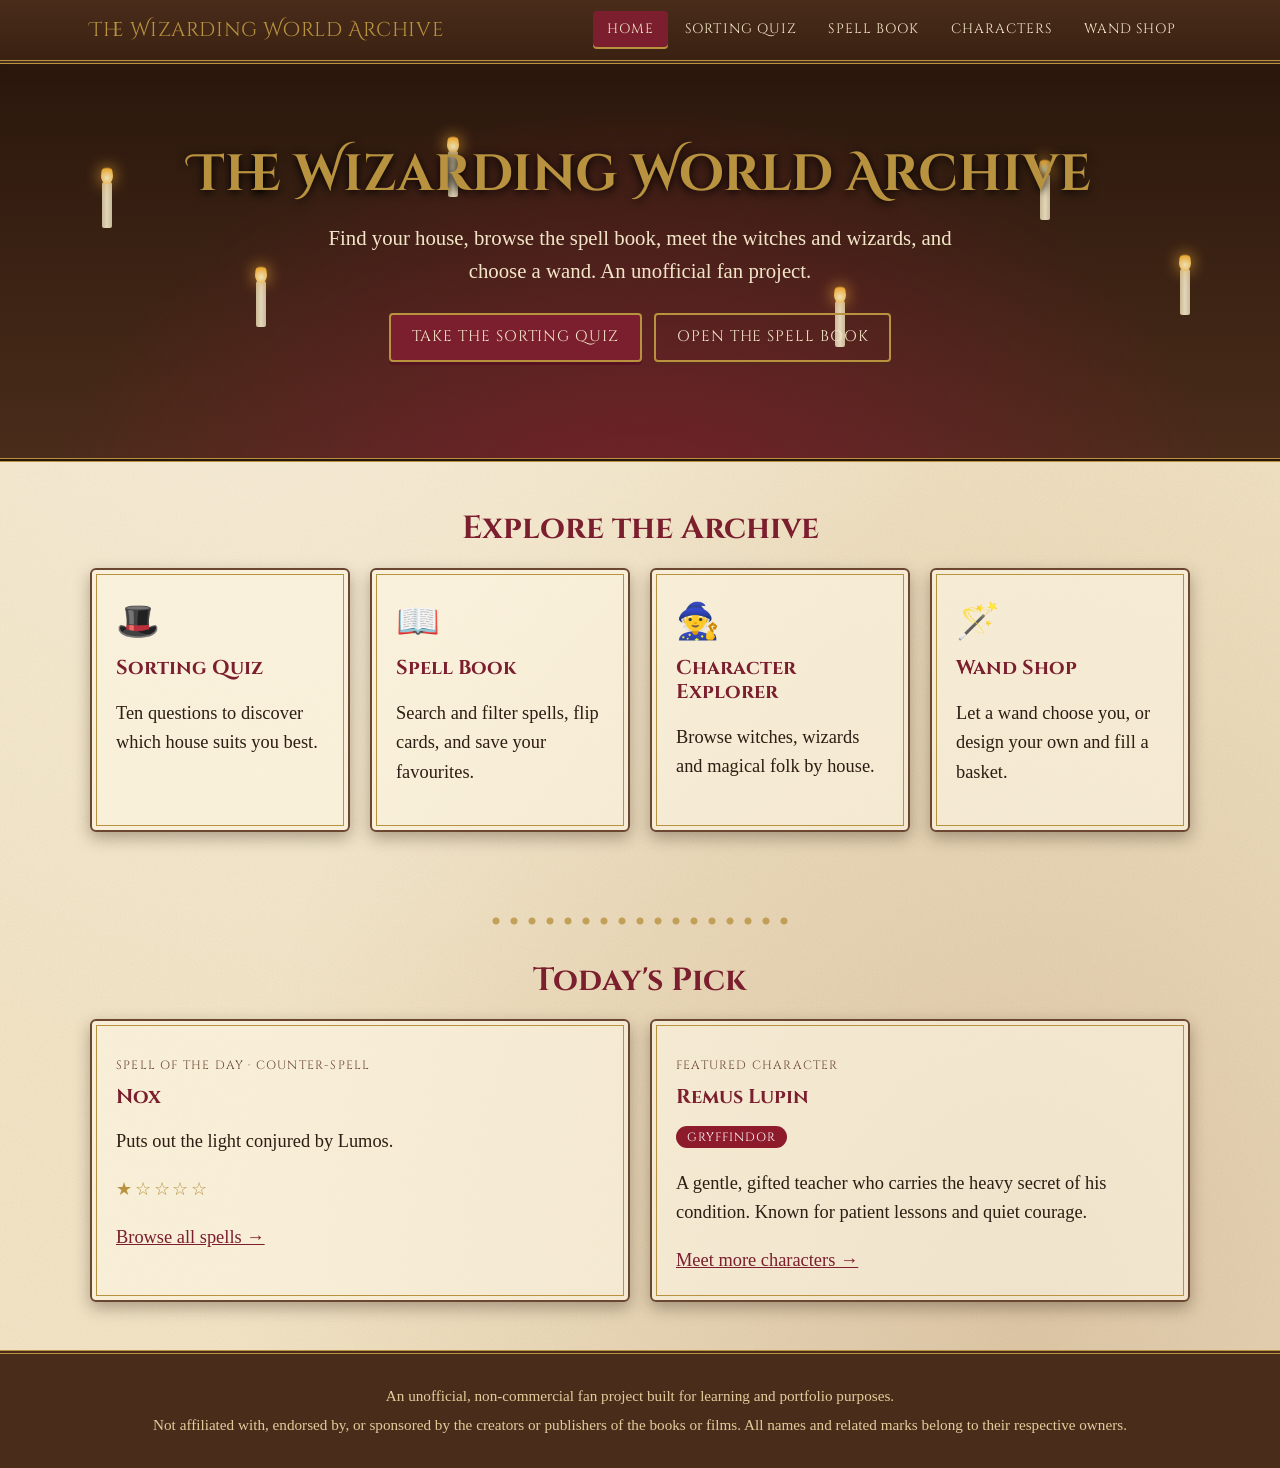
<file: index.html>
<!DOCTYPE html>
<html lang="en">
<head>
  <meta charset="utf-8">
  <meta name="viewport" content="width=device-width, initial-scale=1">
  <title>The Wizarding World Archive | Fan Project</title>
  <meta name="description" content="An unofficial fan-made wizarding world explorer: a house sorting quiz, spell book, character explorer and wand shop.">
  <link rel="preconnect" href="https://fonts.googleapis.com">
  <link rel="preconnect" href="https://fonts.gstatic.com" crossorigin>
  <link href="https://fonts.googleapis.com/css2?family=Cinzel+Decorative:wght@700&family=Cinzel:wght@500;700&family=IM+Fell+English:ital@0;1&display=swap" rel="stylesheet">
  <link rel="stylesheet" href="styles.css">
</head>
<body data-page="home">
  <a class="skip" href="#main">Skip to content</a>
  <header id="site-header"></header>

  <main id="main">
    <section class="hero" aria-labelledby="hero-title">
      <span class="candle" style="left:8%;top:30%;animation-delay:0s" aria-hidden="true"></span>
      <span class="candle" style="left:20%;top:55%;animation-delay:1.2s" aria-hidden="true"></span>
      <span class="candle" style="left:35%;top:22%;animation-delay:2.4s" aria-hidden="true"></span>
      <span class="candle" style="right:34%;top:60%;animation-delay:0.6s" aria-hidden="true"></span>
      <span class="candle" style="right:18%;top:28%;animation-delay:1.8s" aria-hidden="true"></span>
      <span class="candle" style="right:7%;top:52%;animation-delay:3s" aria-hidden="true"></span>
      <div class="content container">
        <h1 id="hero-title">The Wizarding World Archive</h1>
        <p>Find your house, browse the spell book, meet the witches and wizards, and choose a wand. An unofficial fan project.</p>
        <div class="actions">
          <a class="btn" href="quiz.html">Take the Sorting Quiz</a>
          <a class="btn secondary" href="spells.html">Open the Spell Book</a>
        </div>
        <p id="house-banner" class="muted" style="margin-top:1.5rem" hidden></p>
      </div>
    </section>

    <section class="section container" aria-labelledby="explore-title">
      <h2 id="explore-title" class="center">Explore the Archive</h2>
      <div class="grid">
        <a class="card feature-card" href="quiz.html">
          <span class="icon" aria-hidden="true">🎩</span>
          <h3>Sorting Quiz</h3>
          <p>Ten questions to discover which house suits you best.</p>
        </a>
        <a class="card feature-card" href="spells.html">
          <span class="icon" aria-hidden="true">📖</span>
          <h3>Spell Book</h3>
          <p>Search and filter spells, flip cards, and save your favourites.</p>
        </a>
        <a class="card feature-card" href="characters.html">
          <span class="icon" aria-hidden="true">🧙</span>
          <h3>Character Explorer</h3>
          <p>Browse witches, wizards and magical folk by house.</p>
        </a>
        <a class="card feature-card" href="wands.html">
          <span class="icon" aria-hidden="true">🪄</span>
          <h3>Wand Shop</h3>
          <p>Let a wand choose you, or design your own and fill a basket.</p>
        </a>
      </div>
    </section>

    <hr class="divider">

    <section class="section container" aria-labelledby="daily-title" style="padding-top:0">
      <h2 id="daily-title" class="center">Today's Pick</h2>
      <div class="grid" style="grid-template-columns:repeat(auto-fit,minmax(280px,1fr))">
        <article class="card" id="spell-of-day" aria-live="polite"></article>
        <article class="card" id="char-of-day" aria-live="polite"></article>
      </div>
    </section>
  </main>

  <footer id="site-footer"></footer>

  <script src="spells-data.js"></script>
  <script src="characters-data.js"></script>
  <script src="quiz-data.js"></script>
  <script src="main.js"></script>
  <script src="home.js"></script>
</body>
</html>
</file>
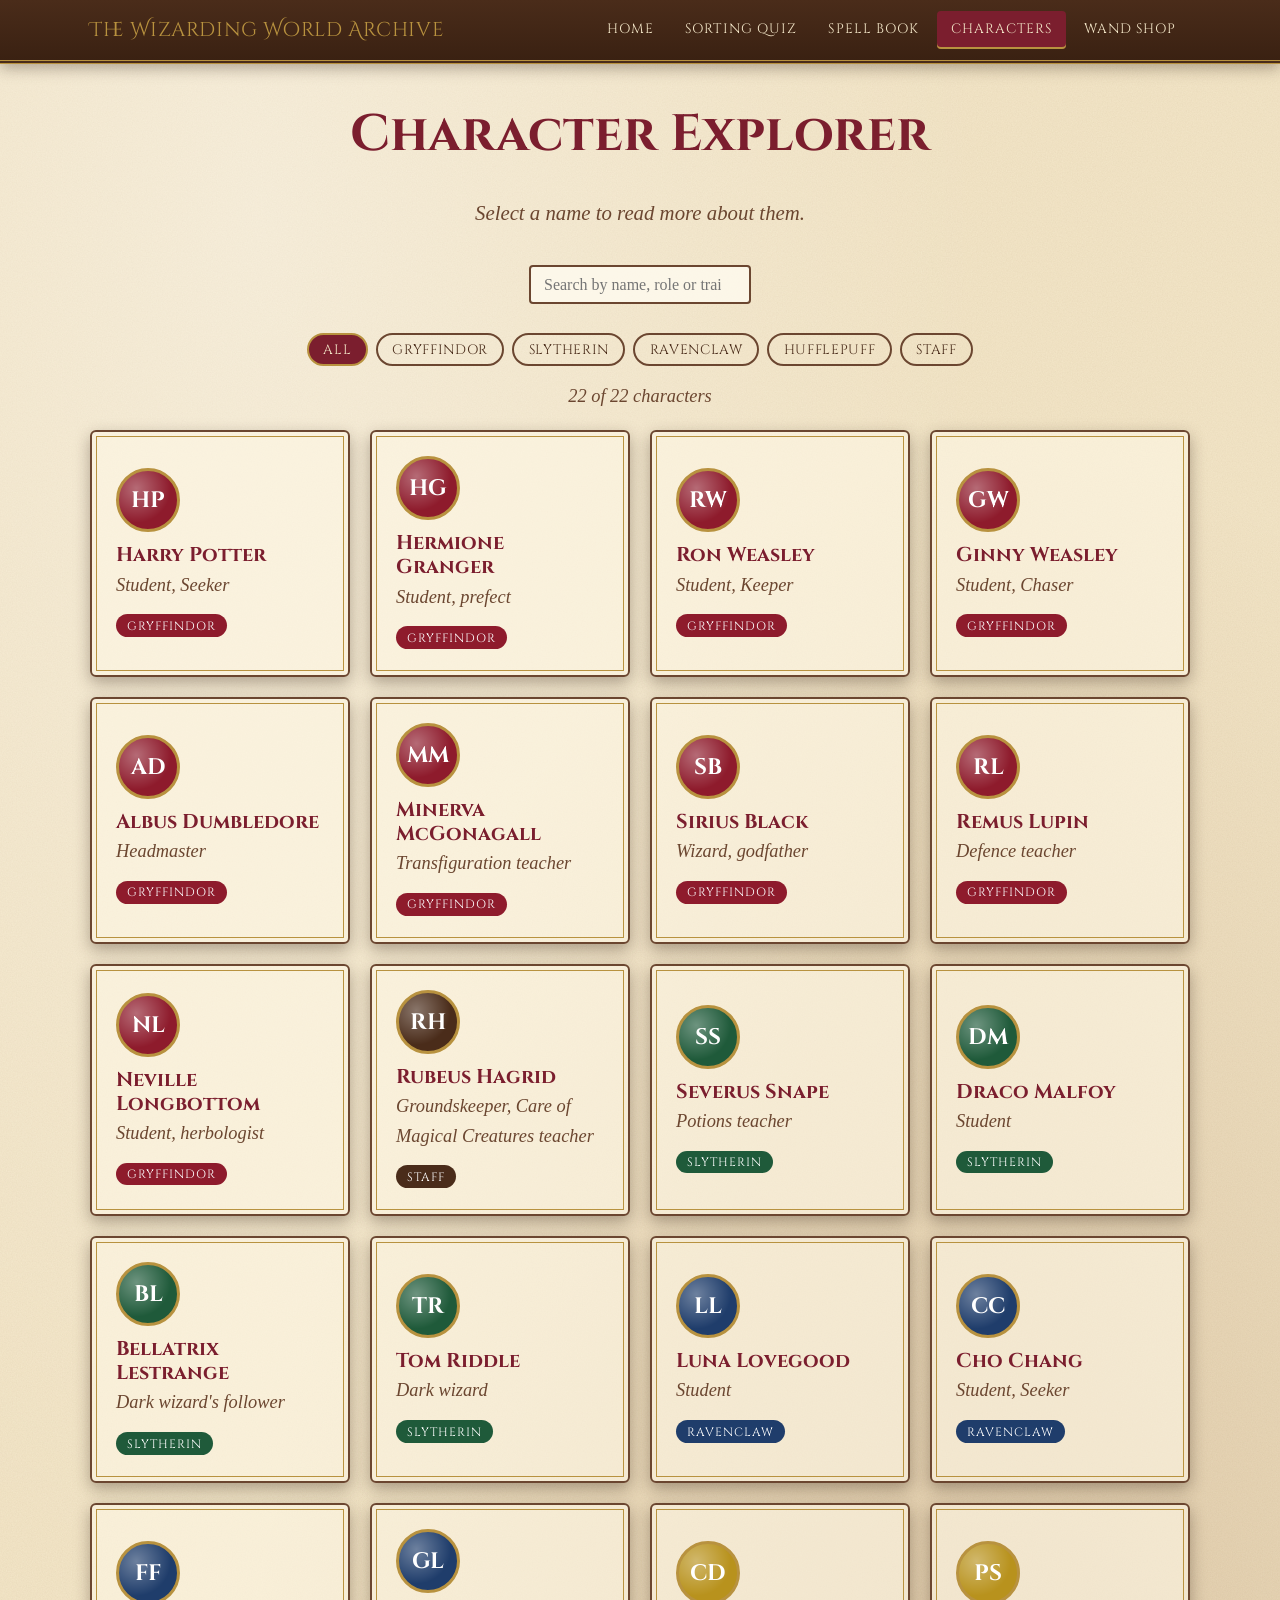
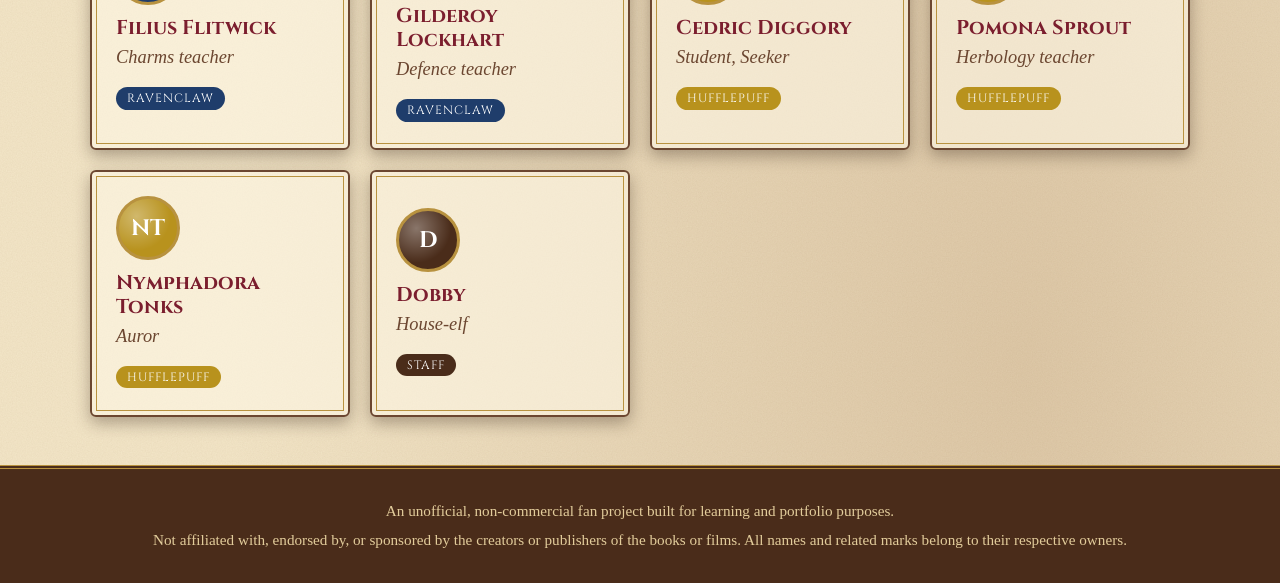
<file: characters.html>
<!DOCTYPE html>
<html lang="en">
<head>
  <meta charset="utf-8">
  <meta name="viewport" content="width=device-width, initial-scale=1">
  <title>Characters | The Wizarding World Archive</title>
  <meta name="description" content="Browse witches, wizards and magical folk, filtered by house.">
  <link rel="preconnect" href="https://fonts.googleapis.com">
  <link rel="preconnect" href="https://fonts.gstatic.com" crossorigin>
  <link href="https://fonts.googleapis.com/css2?family=Cinzel+Decorative:wght@700&family=Cinzel:wght@500;700&family=IM+Fell+English:ital@0;1&display=swap" rel="stylesheet">
  <link rel="stylesheet" href="styles.css">
</head>
<body data-page="characters">
  <a class="skip" href="#main">Skip to content</a>
  <header id="site-header"></header>

  <main id="main" class="container">
    <div class="page-head">
      <h1>Character Explorer</h1>
      <p class="lead">Select a name to read more about them.</p>
    </div>

    <div class="toolbar" role="search">
      <label class="visually-hidden" for="char-search">Search characters</label>
      <input type="search" id="char-search" placeholder="Search by name, role or trait…">
    </div>
    <div class="chips" id="house-chips" role="group" aria-label="Filter by house"></div>

    <p class="result-count" id="char-count" aria-live="polite" style="margin-top:1rem"></p>
    <div class="grid" id="char-grid"></div>
    <p class="empty" id="char-empty" hidden>No characters match. Try a different search or house.</p>
    <div style="height:3rem"></div>
  </main>

  <dialog class="modal" id="char-modal" aria-labelledby="modal-name">
    <button class="close" aria-label="Close" id="modal-close">×</button>
    <div id="modal-body"></div>
  </dialog>

  <footer id="site-footer"></footer>

  <script src="characters-data.js"></script>
  <script src="quiz-data.js"></script>
  <script src="main.js"></script>
  <script src="characters-page.js"></script>
</body>
</html>
</file>
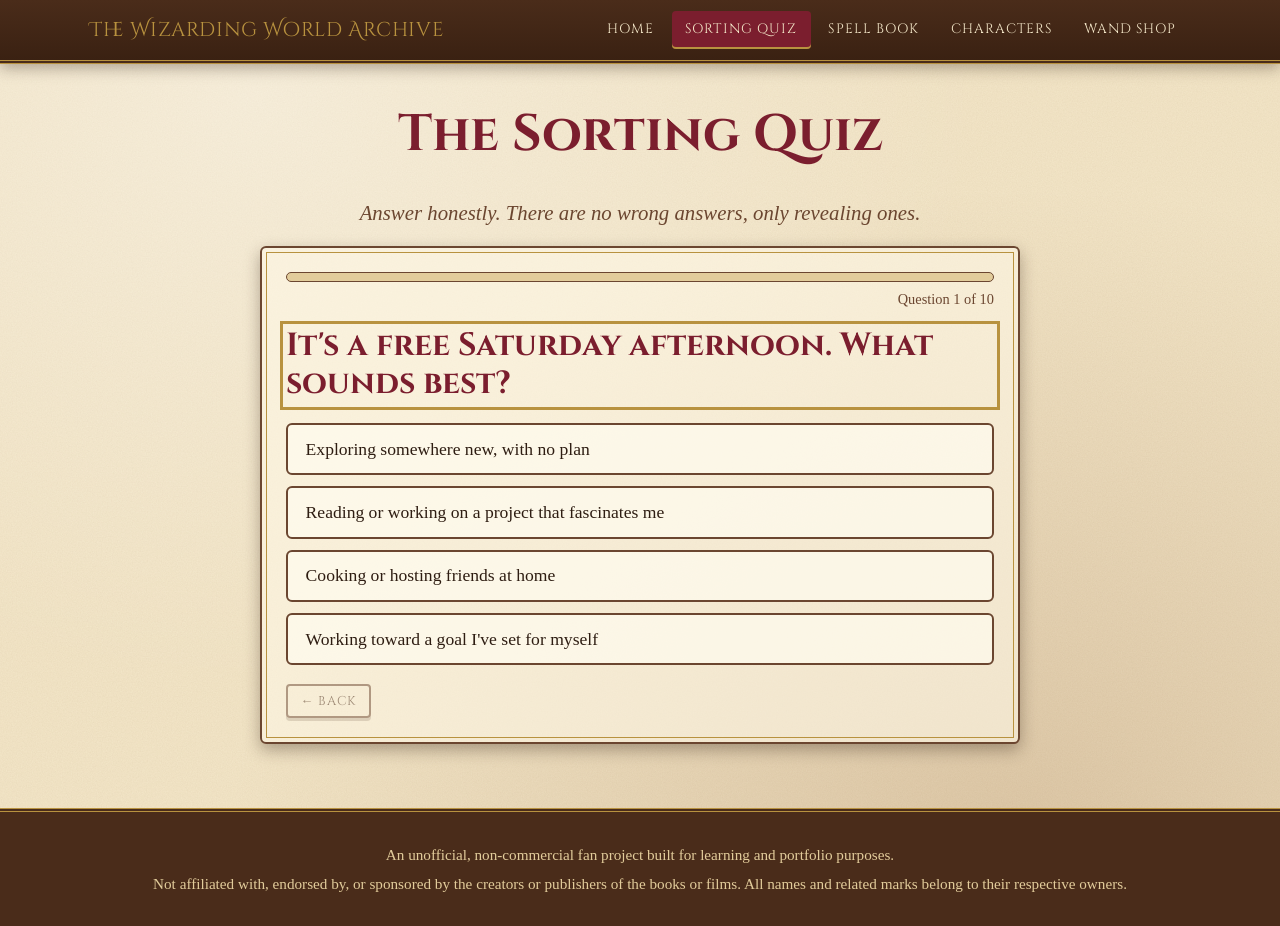
<file: quiz.html>
<!DOCTYPE html>
<html lang="en">
<head>
  <meta charset="utf-8">
  <meta name="viewport" content="width=device-width, initial-scale=1">
  <title>Sorting Quiz | The Wizarding World Archive</title>
  <meta name="description" content="Answer ten questions to find out which house you belong in.">
  <link rel="preconnect" href="https://fonts.googleapis.com">
  <link rel="preconnect" href="https://fonts.gstatic.com" crossorigin>
  <link href="https://fonts.googleapis.com/css2?family=Cinzel+Decorative:wght@700&family=Cinzel:wght@500;700&family=IM+Fell+English:ital@0;1&display=swap" rel="stylesheet">
  <link rel="stylesheet" href="styles.css">
</head>
<body data-page="quiz">
  <a class="skip" href="#main">Skip to content</a>
  <header id="site-header"></header>

  <main id="main" class="container">
    <div class="page-head">
      <h1>The Sorting Quiz</h1>
      <p class="lead">Answer honestly. There are no wrong answers, only revealing ones.</p>
    </div>

    <div class="quiz-wrap">
      <div id="quiz" class="card" aria-live="polite"></div>
    </div>
  </main>

  <footer id="site-footer"></footer>

  <script src="quiz-data.js"></script>
  <script src="main.js"></script>
  <script src="quiz-page.js"></script>
</body>
</html>
</file>
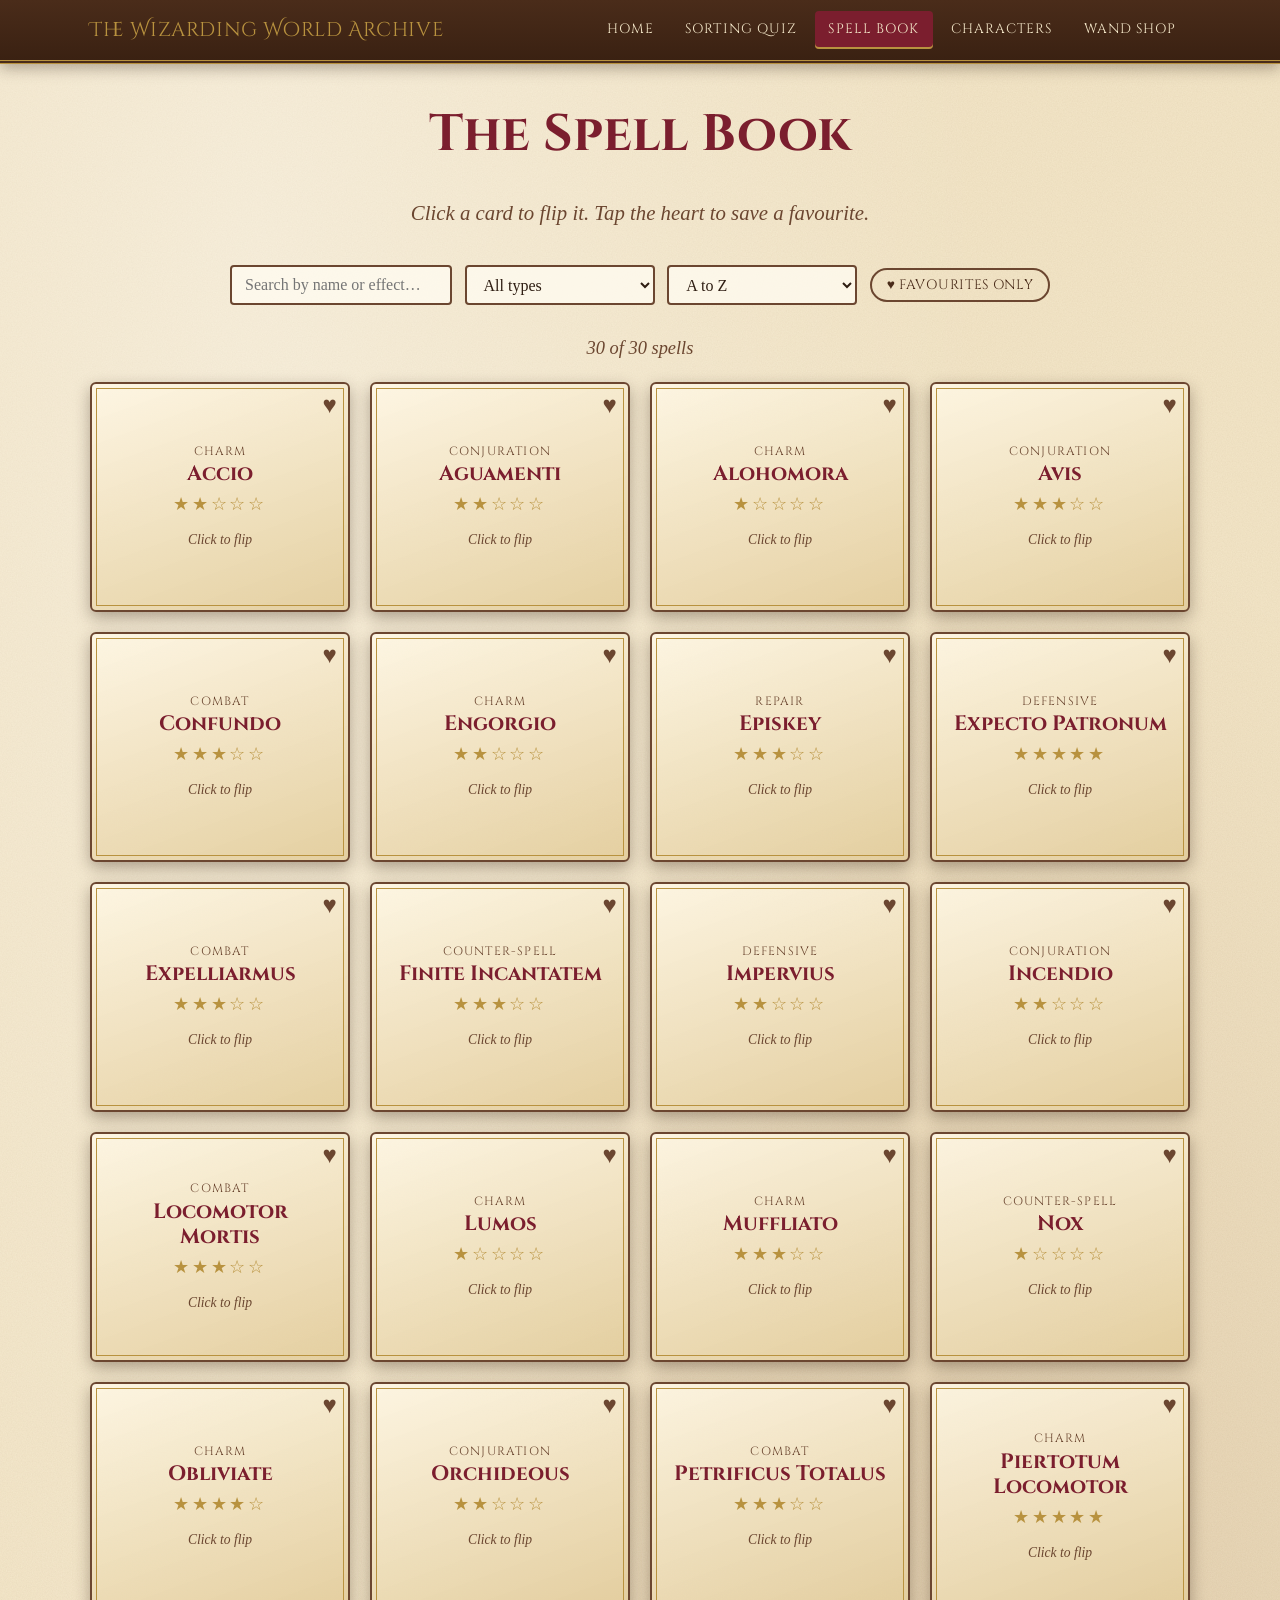
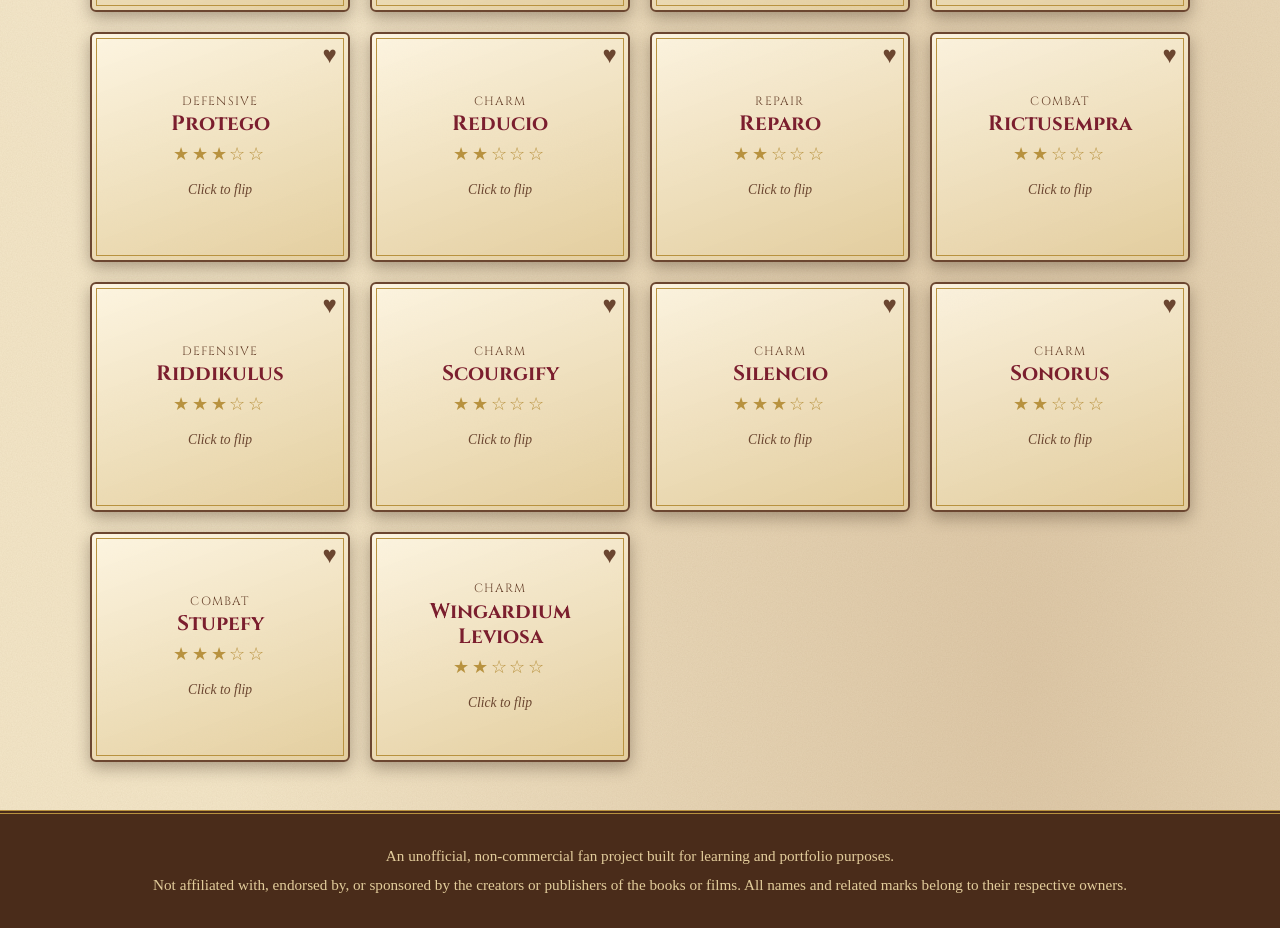
<file: spells.html>
<!DOCTYPE html>
<html lang="en">
<head>
  <meta charset="utf-8">
  <meta name="viewport" content="width=device-width, initial-scale=1">
  <title>Spell Book | The Wizarding World Archive</title>
  <meta name="description" content="Search, filter and flip through a collection of well-known spells.">
  <link rel="preconnect" href="https://fonts.googleapis.com">
  <link rel="preconnect" href="https://fonts.gstatic.com" crossorigin>
  <link href="https://fonts.googleapis.com/css2?family=Cinzel+Decorative:wght@700&family=Cinzel:wght@500;700&family=IM+Fell+English:ital@0;1&display=swap" rel="stylesheet">
  <link rel="stylesheet" href="styles.css">
</head>
<body data-page="spells">
  <a class="skip" href="#main">Skip to content</a>
  <header id="site-header"></header>

  <main id="main" class="container">
    <div class="page-head">
      <h1>The Spell Book</h1>
      <p class="lead">Click a card to flip it. Tap the heart to save a favourite.</p>
    </div>

    <div class="toolbar" role="search">
      <label class="visually-hidden" for="spell-search">Search spells</label>
      <input type="search" id="spell-search" placeholder="Search by name or effect…">
      <label class="visually-hidden" for="spell-type">Filter by type</label>
      <select id="spell-type"></select>
      <label class="visually-hidden" for="spell-sort">Sort spells</label>
      <select id="spell-sort">
        <option value="az">A to Z</option>
        <option value="easy">Easiest first</option>
        <option value="hard">Hardest first</option>
      </select>
      <button class="chip" id="fav-toggle" aria-pressed="false">♥ Favourites only</button>
    </div>

    <p class="result-count" id="spell-count" aria-live="polite"></p>
    <div class="grid" id="spell-grid"></div>
    <p class="empty" id="spell-empty" hidden>No spells match your search. Try a different word.</p>
    <div style="height:3rem"></div>
  </main>

  <footer id="site-footer"></footer>

  <script src="spells-data.js"></script>
  <script src="main.js"></script>
  <script src="spells-page.js"></script>
</body>
</html>
</file>
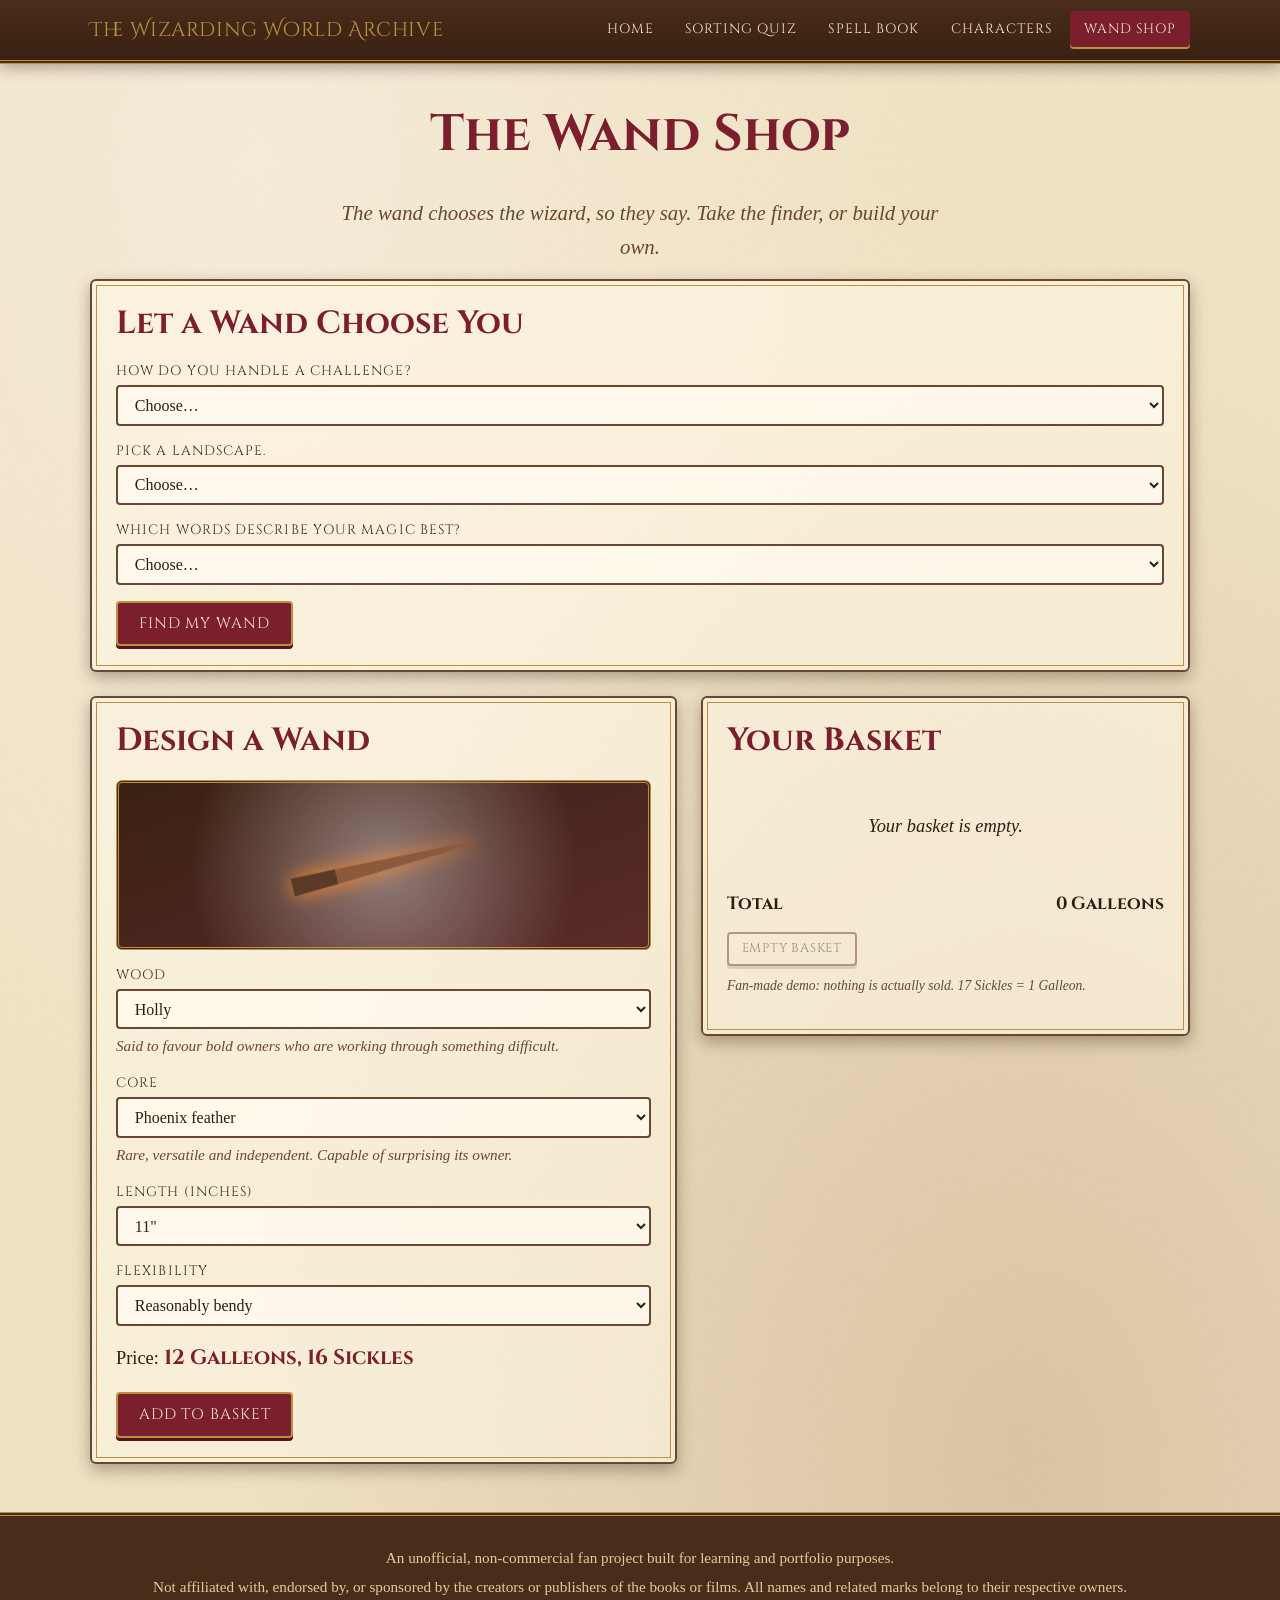
<file: wands.html>
<!DOCTYPE html>
<html lang="en">
<head>
  <meta charset="utf-8">
  <meta name="viewport" content="width=device-width, initial-scale=1">
  <title>Wand Shop | The Wizarding World Archive</title>
  <meta name="description" content="Let a wand choose you, or design your own and add it to your basket.">
  <link rel="preconnect" href="https://fonts.googleapis.com">
  <link rel="preconnect" href="https://fonts.gstatic.com" crossorigin>
  <link href="https://fonts.googleapis.com/css2?family=Cinzel+Decorative:wght@700&family=Cinzel:wght@500;700&family=IM+Fell+English:ital@0;1&display=swap" rel="stylesheet">
  <link rel="stylesheet" href="styles.css">
</head>
<body data-page="wands">
  <a class="skip" href="#main">Skip to content</a>
  <header id="site-header"></header>

  <main id="main" class="container">
    <div class="page-head">
      <h1>The Wand Shop</h1>
      <p class="lead">The wand chooses the wizard, so they say. Take the finder, or build your own.</p>
    </div>

    <section class="card" aria-labelledby="finder-title" style="margin-bottom:1.5rem">
      <h2 id="finder-title">Let a Wand Choose You</h2>
      <div id="finder"></div>
    </section>

    <div class="shop-layout">
      <section class="card" aria-labelledby="builder-title">
        <h2 id="builder-title">Design a Wand</h2>
        <div class="preview" aria-hidden="true">
          <div class="wand-holder" id="wand-holder"><div class="wand" id="wand"></div></div>
        </div>

        <div class="field">
          <label for="wood">Wood</label>
          <select id="wood"></select>
          <span class="note" id="wood-note"></span>
        </div>
        <div class="field">
          <label for="core">Core</label>
          <select id="core"></select>
          <span class="note" id="core-note"></span>
        </div>
        <div class="field">
          <label for="length">Length (inches)</label>
          <select id="length"></select>
        </div>
        <div class="field">
          <label for="flex">Flexibility</label>
          <select id="flex"></select>
        </div>

        <p>Price: <span class="price" id="price"></span></p>
        <button class="btn" id="add">Add to Basket</button>
      </section>

      <aside class="card" aria-labelledby="basket-title">
        <h2 id="basket-title">Your Basket</h2>
        <ul class="cart-list" id="cart-list"></ul>
        <p class="empty" id="cart-empty">Your basket is empty.</p>
        <div class="total"><span>Total</span><span id="cart-total">0 Galleons</span></div>
        <button class="btn secondary small" id="clear" disabled>Empty basket</button>
        <p class="hint">Fan-made demo: nothing is actually sold. 17 Sickles = 1 Galleon.</p>
      </aside>
    </div>
  </main>

  <footer id="site-footer"></footer>

  <script src="wands-data.js"></script>
  <script src="main.js"></script>
  <script src="wands-page.js"></script>
</body>
</html>
</file>
<file: styles.css>
/* ==========================================================
   The Wizarding World Archive — unofficial fan project
   Theme: vintage parchment, brown & burgundy
   ========================================================== */

:root {
  --parchment: #f3e6c8;
  --parchment-dark: #e2cc9b;
  --ink: #2e1d12;
  --brown: #4a2c1a;
  --brown-light: #6b4630;
  --burgundy: #7b1e2e;
  --burgundy-dark: #561420;
  --gold: #b8923f;
  --shadow: rgba(46, 29, 18, 0.35);

  --gryffindor: #8e1b2c;
  --slytherin: #1f5a3a;
  --ravenclaw: #1f3d6b;
  --hufflepuff: #b8921d;
  --staff: #4a2c1a;

  --font-display: "Cinzel Decorative", "Cinzel", Georgia, serif;
  --font-heading: "Cinzel", Georgia, serif;
  --font-body: "IM Fell English", Georgia, "Times New Roman", serif;
}

* { box-sizing: border-box; }
html { scroll-behavior: smooth; }

body {
  margin: 0;
  min-height: 100vh;
  display: flex;
  flex-direction: column;
  font-family: var(--font-body);
  font-size: 1.15rem;
  line-height: 1.6;
  color: var(--ink);
  background-color: var(--parchment);
  background-image:
    radial-gradient(ellipse at 20% 10%, rgba(255, 255, 255, 0.35), transparent 50%),
    radial-gradient(ellipse at 80% 90%, rgba(122, 64, 20, 0.18), transparent 55%),
    url("data:image/svg+xml;utf8,%3Csvg xmlns='http://www.w3.org/2000/svg' width='200' height='200'%3E%3Cfilter id='n'%3E%3CfeTurbulence type='fractalNoise' baseFrequency='.8' numOctaves='3'/%3E%3CfeColorMatrix values='0 0 0 0 .4 0 0 0 0 .27 0 0 0 0 .13 0 0 0 .12 0'/%3E%3C/filter%3E%3Crect width='100%25' height='100%25' filter='url(%23n)'/%3E%3C/svg%3E");
}

main { flex: 1; }
img, svg { max-width: 100%; }
a { color: var(--burgundy); }
a:hover { color: var(--burgundy-dark); }

h1, h2, h3, h4 {
  font-family: var(--font-heading);
  color: var(--burgundy);
  line-height: 1.2;
  margin: 0 0 0.6em;
}
h1 { font-size: clamp(2rem, 5vw, 3.2rem); }
h2 { font-size: clamp(1.5rem, 3vw, 2rem); }
h3 { font-size: 1.25rem; }

:focus-visible {
  outline: 3px solid var(--gold);
  outline-offset: 3px;
}

.skip {
  position: absolute; left: -999px; top: 0;
  background: var(--burgundy); color: var(--parchment);
  padding: 0.6rem 1rem; z-index: 100;
}
.skip:focus { left: 0; }

.container { width: min(1100px, 92%); margin-inline: auto; }
.section { padding: 3rem 0; }
.center { text-align: center; }
.lead { font-size: 1.3rem; font-style: italic; color: var(--brown-light); }
.muted { color: var(--brown-light); }
.visually-hidden {
  position: absolute !important; width: 1px; height: 1px;
  overflow: hidden; clip: rect(0 0 0 0); white-space: nowrap;
}

/* ---------- Header / nav ---------- */
.site-header {
  background: linear-gradient(180deg, var(--brown) 0%, #3a2112 100%);
  border-bottom: 4px double var(--gold);
  box-shadow: 0 4px 14px var(--shadow);
  position: sticky; top: 0; z-index: 50;
}
.site-header .bar {
  display: flex; align-items: center; justify-content: space-between;
  gap: 1rem; padding: 0.7rem 0;
}
.brand {
  font-family: var(--font-display);
  font-size: 1.25rem;
  color: var(--gold);
  text-decoration: none;
  letter-spacing: 0.03em;
}
.brand:hover { color: #e6c36f; }
.nav-toggle {
  display: none;
  background: none; color: var(--parchment);
  border: 1px solid var(--gold); border-radius: 4px;
  font: 1rem var(--font-heading); padding: 0.4rem 0.8rem; cursor: pointer;
}
.site-nav ul { list-style: none; display: flex; gap: 0.25rem; margin: 0; padding: 0; }
.site-nav a {
  display: block;
  font-family: var(--font-heading);
  font-size: 0.85rem; text-transform: uppercase; letter-spacing: 0.08em;
  color: var(--parchment); text-decoration: none;
  padding: 0.5rem 0.85rem; border-radius: 4px;
  transition: background 0.2s;
}
.site-nav a:hover { background: var(--burgundy); }
.site-nav a[aria-current="page"] {
  background: var(--burgundy);
  box-shadow: inset 0 -2px 0 var(--gold);
}

@media (max-width: 820px) {
  .nav-toggle { display: inline-block; }
  .site-nav { display: none; width: 100%; }
  .site-nav.open { display: block; }
  .site-header .bar { flex-wrap: wrap; }
  .site-nav ul { flex-direction: column; padding-bottom: 0.7rem; }
}

/* ---------- Footer ---------- */
.site-footer {
  background: var(--brown); color: var(--parchment-dark);
  border-top: 4px double var(--gold);
  padding: 1.6rem 0; font-size: 0.95rem; text-align: center;
}
.site-footer p { margin: 0.3rem 0; }

/* ---------- Buttons ---------- */
.btn {
  display: inline-block;
  font-family: var(--font-heading);
  font-size: 0.95rem; letter-spacing: 0.06em; text-transform: uppercase;
  background: var(--burgundy); color: var(--parchment);
  border: 2px solid var(--gold); border-radius: 4px;
  padding: 0.65rem 1.3rem; cursor: pointer; text-decoration: none;
  box-shadow: 0 3px 0 var(--burgundy-dark);
  transition: transform 0.15s, background 0.2s;
}
.btn:hover { background: var(--burgundy-dark); color: var(--parchment); transform: translateY(-1px); }
.btn:active { transform: translateY(2px); box-shadow: none; }
.btn[disabled] { opacity: 0.5; cursor: not-allowed; }
.btn.secondary {
  background: transparent; color: var(--brown); border-color: var(--brown-light);
  box-shadow: 0 3px 0 rgba(74, 44, 26, 0.3);
}
.btn.secondary:hover { background: rgba(74, 44, 26, 0.1); color: var(--brown); }
.btn.small { font-size: 0.8rem; padding: 0.4rem 0.8rem; }

/* ---------- Cards & grid ---------- */
.card {
  background: rgba(255, 248, 230, 0.6);
  border: 2px solid var(--brown-light);
  outline: 1px solid var(--gold); outline-offset: -7px;
  border-radius: 6px;
  padding: 1.5rem;
  box-shadow: 0 6px 16px var(--shadow);
}
.grid { display: grid; gap: 1.25rem; grid-template-columns: repeat(auto-fill, minmax(250px, 1fr)); }
.feature-card { text-decoration: none; color: inherit; display: block; transition: transform 0.2s; }
.feature-card:hover { transform: translateY(-4px); color: inherit; }
.feature-card .icon { font-size: 2.2rem; display: block; margin-bottom: 0.4rem; }

.divider {
  border: 0; height: 18px; margin: 2rem auto; width: min(300px, 70%);
  background: radial-gradient(circle, var(--gold) 3px, transparent 4px) center / 18px 18px repeat-x;
  opacity: 0.8;
}

/* ---------- Hero ---------- */
.hero {
  position: relative; overflow: hidden; text-align: center;
  padding: 5rem 1rem 6rem;
  color: var(--parchment);
  background:
    radial-gradient(ellipse at 50% 120%, rgba(123, 30, 46, 0.85), transparent 65%),
    linear-gradient(180deg, #2a170c, var(--brown));
  border-bottom: 4px double var(--gold);
}
.hero h1 { font-family: var(--font-display); color: var(--gold); text-shadow: 0 2px 10px #000; margin-bottom: 0.3em; }
.hero p { max-width: 640px; margin: 0 auto 1.6rem; font-size: 1.3rem; }
.hero .actions { display: flex; gap: 0.8rem; justify-content: center; flex-wrap: wrap; }
.hero .btn.secondary { color: var(--parchment); border-color: var(--gold); }
.hero .btn.secondary:hover { background: rgba(255, 255, 255, 0.1); color: var(--parchment); }
.hero .content { position: relative; z-index: 2; }

.candle {
  position: absolute; width: 10px; height: 46px; border-radius: 2px;
  background: linear-gradient(90deg, #d9c9a0, #f4ead0, #d9c9a0);
  animation: float 6s ease-in-out infinite; opacity: 0.9; z-index: 1;
}
.candle::before {
  content: ""; position: absolute; left: 50%; top: -18px; transform: translateX(-50%);
  width: 12px; height: 20px; border-radius: 50% 50% 50% 50% / 60% 60% 40% 40%;
  background: radial-gradient(circle at 50% 70%, #fff6c8, #ffb838 60%, transparent 72%);
  filter: drop-shadow(0 0 8px #ffb838);
  animation: flicker 0.18s infinite alternate;
}
@keyframes float { 0%, 100% { transform: translateY(0); } 50% { transform: translateY(-14px); } }
@keyframes flicker { from { transform: translateX(-50%) scale(1); } to { transform: translateX(-50%) scale(1.12, 0.94); } }

/* ---------- Page header ---------- */
.page-head { text-align: center; padding: 2.5rem 0 1rem; }
.page-head p { max-width: 640px; margin: 0 auto; }

/* ---------- Form controls ---------- */
.toolbar { display: flex; flex-wrap: wrap; gap: 0.8rem; align-items: center; justify-content: center; margin: 1.2rem 0 1.8rem; }
input[type="search"], select {
  font: 1rem var(--font-body); color: var(--ink);
  background: rgba(255, 252, 240, 0.8);
  border: 2px solid var(--brown-light); border-radius: 4px;
  padding: 0.55rem 0.8rem; min-width: 190px;
}
.chips { display: flex; flex-wrap: wrap; gap: 0.5rem; justify-content: center; }
.chip {
  font: 0.85rem var(--font-heading); letter-spacing: 0.05em; text-transform: uppercase;
  background: transparent; color: var(--brown);
  border: 2px solid var(--brown-light); border-radius: 999px;
  padding: 0.35rem 0.9rem; cursor: pointer;
}
.chip[aria-pressed="true"] { background: var(--burgundy); color: var(--parchment); border-color: var(--gold); }
.result-count { text-align: center; color: var(--brown-light); font-style: italic; }
.empty { text-align: center; padding: 2rem; font-style: italic; }

/* ---------- Houses ---------- */
.house-gryffindor { --house: var(--gryffindor); }
.house-slytherin { --house: var(--slytherin); }
.house-ravenclaw { --house: var(--ravenclaw); }
.house-hufflepuff { --house: var(--hufflepuff); }
.house-staff { --house: var(--staff); }

.house-badge {
  display: inline-block; font: 0.75rem var(--font-heading);
  text-transform: uppercase; letter-spacing: 0.08em;
  color: #fff; background: var(--house, var(--brown));
  padding: 0.2rem 0.7rem; border-radius: 999px;
}

/* ---------- Spell book ---------- */
.spell { position: relative; }
.flip { perspective: 1000px; height: 230px; cursor: pointer; border-radius: 6px; }
.flip-inner { position: relative; width: 100%; height: 100%; transition: transform 0.6s; transform-style: preserve-3d; }
.flip.is-flipped .flip-inner { transform: rotateY(180deg); }
.face {
  position: absolute; inset: 0; backface-visibility: hidden; -webkit-backface-visibility: hidden;
  display: flex; flex-direction: column; justify-content: center; align-items: center;
  text-align: center; padding: 1.2rem; border-radius: 6px;
  border: 2px solid var(--brown-light); outline: 1px solid var(--gold); outline-offset: -7px;
  box-shadow: 0 6px 16px var(--shadow);
}
.face.front { background: linear-gradient(160deg, rgba(255, 248, 230, 0.85), rgba(226, 204, 155, 0.9)); }
.face.back { background: linear-gradient(160deg, var(--burgundy), var(--burgundy-dark)); color: var(--parchment); transform: rotateY(180deg); }
.face.back h3 { color: var(--gold); }
.spell-name { font-family: var(--font-heading); font-size: 1.3rem; color: var(--burgundy); margin: 0.2rem 0; }
.spell-type { font: 0.75rem var(--font-heading); letter-spacing: 0.1em; text-transform: uppercase; color: var(--brown-light); }
.stars { color: var(--gold); letter-spacing: 0.15em; }
.hint { font-size: 0.85rem; color: var(--brown-light); font-style: italic; margin-top: 0.6rem; }
.fav {
  position: absolute; top: 8px; right: 10px; z-index: 5;
  background: none; border: none; font-size: 1.5rem; line-height: 1; cursor: pointer;
  color: var(--brown-light); padding: 0.2rem;
}
.fav[aria-pressed="true"] { color: var(--burgundy); }

/* ---------- Characters ---------- */
.char-card { text-align: left; cursor: pointer; width: 100%; font: inherit; color: inherit; transition: transform 0.2s; }
.char-card:hover { transform: translateY(-4px); }
.avatar {
  width: 64px; height: 64px; border-radius: 50%;
  display: grid; place-items: center;
  font: 700 1.4rem var(--font-heading); color: #fff;
  background: radial-gradient(circle at 30% 30%, rgba(255, 255, 255, 0.35), transparent 60%), var(--house, var(--brown));
  border: 3px solid var(--gold); margin-bottom: 0.7rem;
}
.char-card h3 { margin-bottom: 0.2rem; }
.char-card .role { font-style: italic; color: var(--brown-light); margin: 0.2rem 0 0.6rem; }

dialog.modal {
  max-width: 560px; width: 92%; padding: 2rem; color: var(--ink);
  background: var(--parchment); border: 3px double var(--brown);
  border-radius: 8px; box-shadow: 0 20px 60px rgba(0, 0, 0, 0.5);
}
dialog.modal::backdrop { background: rgba(30, 15, 8, 0.7); }
.modal .close { position: absolute; top: 10px; right: 14px; background: none; border: none; font-size: 1.8rem; cursor: pointer; color: var(--burgundy); }
.traits { display: flex; flex-wrap: wrap; gap: 0.4rem; padding: 0; list-style: none; margin: 0.8rem 0 0; }
.traits li { border: 1px solid var(--brown-light); border-radius: 4px; padding: 0.1rem 0.6rem; font-size: 0.95rem; }

/* ---------- Quiz ---------- */
.quiz-wrap { max-width: 760px; margin: 0 auto 4rem; }
.progress { height: 10px; background: var(--parchment-dark); border: 1px solid var(--brown-light); border-radius: 999px; overflow: hidden; margin-bottom: 0.4rem; }
.progress > span { display: block; height: 100%; width: 0; background: linear-gradient(90deg, var(--burgundy), var(--gold)); transition: width 0.4s; }
.progress-label { text-align: right; font-size: 0.9rem; color: var(--brown-light); margin: 0 0 1rem; }
.answers { display: grid; gap: 0.7rem; margin: 1.2rem 0; padding: 0; list-style: none; }
.answer {
  width: 100%; text-align: left; font: 1.1rem var(--font-body); color: var(--ink);
  background: rgba(255, 252, 240, 0.7);
  border: 2px solid var(--brown-light); border-radius: 6px;
  padding: 0.85rem 1.1rem; cursor: pointer; transition: background 0.15s, transform 0.15s;
}
.answer:hover { background: rgba(123, 30, 46, 0.12); transform: translateX(4px); }
.answer.selected { background: var(--burgundy); color: var(--parchment); border-color: var(--gold); }
.quiz-nav { display: flex; justify-content: space-between; gap: 1rem; }
.result { text-align: center; }
.result .crest {
  width: 120px; height: 120px; margin: 0 auto 1rem; border-radius: 50% 50% 50% 50% / 15% 15% 85% 85%;
  display: grid; place-items: center; font-size: 3.5rem;
  background: var(--house); border: 4px solid var(--gold); box-shadow: 0 6px 18px var(--shadow);
}
.result h2 { color: var(--house); font-size: clamp(2rem, 5vw, 2.8rem); }
.scorebars { text-align: left; max-width: 420px; margin: 1.5rem auto; }
.scorebar { display: grid; grid-template-columns: 90px 1fr 36px; gap: 0.6rem; align-items: center; margin: 0.4rem 0; font-size: 0.95rem; }
.scorebar .track { height: 12px; background: var(--parchment-dark); border-radius: 999px; overflow: hidden; border: 1px solid var(--brown-light); }
.scorebar .fill { height: 100%; background: var(--house); }

/* ---------- Wand shop ---------- */
.shop-layout { display: grid; gap: 1.5rem; grid-template-columns: 1.2fr 1fr; align-items: start; margin-bottom: 3rem; }
@media (max-width: 860px) { .shop-layout { grid-template-columns: 1fr; } }
.field { display: grid; gap: 0.3rem; margin-bottom: 1rem; }
.field label { font: 0.85rem var(--font-heading); letter-spacing: 0.08em; text-transform: uppercase; color: var(--brown); }
.field select { width: 100%; }
.field .note { font-size: 0.95rem; font-style: italic; color: var(--brown-light); min-height: 1.5em; }
.preview {
  min-height: 170px; display: grid; place-items: center; margin-bottom: 1rem; overflow: hidden;
  background: radial-gradient(circle, rgba(255, 255, 255, 0.4), transparent 70%), linear-gradient(160deg, #3a2112, #5a2a2a);
  border: 3px double var(--gold); border-radius: 6px;
}
.wand-holder { filter: drop-shadow(0 0 10px var(--core, #ffb838)); transform: rotate(-14deg); }
.wand {
  --len: 11;
  width: calc(var(--len) * 17px); height: 18px;
  background: linear-gradient(90deg, rgba(0, 0, 0, 0.35) 0 24%, transparent 24%), var(--wood, #6b4630);
  clip-path: polygon(0 0, 24% 8%, 100% 42%, 100% 58%, 24% 92%, 0 100%);
  transition: width 0.3s, background-color 0.3s;
}
.price { font: 700 1.3rem var(--font-heading); color: var(--burgundy); }
.cart-list { list-style: none; margin: 0 0 1rem; padding: 0; }
.cart-list li { display: flex; justify-content: space-between; gap: 0.8rem; align-items: center; border-bottom: 1px dashed var(--brown-light); padding: 0.6rem 0; }
.cart-list .remove { background: none; border: none; color: var(--burgundy); font-size: 1.3rem; cursor: pointer; }
.total { display: flex; justify-content: space-between; font: 700 1.1rem var(--font-heading); margin-bottom: 1rem; }
.finder-step { margin-bottom: 1rem; }
.finder-result { margin-top: 1rem; padding: 1rem; border: 2px dashed var(--burgundy); border-radius: 6px; background: rgba(123, 30, 46, 0.06); }
.toast {
  position: fixed; bottom: 20px; left: 50%; transform: translateX(-50%) translateY(120px);
  background: var(--brown); color: var(--parchment); border: 2px solid var(--gold);
  padding: 0.7rem 1.3rem; border-radius: 6px; font-family: var(--font-heading);
  transition: transform 0.3s; z-index: 200;
}
.toast.show { transform: translateX(-50%) translateY(0); }

@media (prefers-reduced-motion: reduce) {
  * { animation: none !important; transition: none !important; scroll-behavior: auto !important; }
}
</file>
